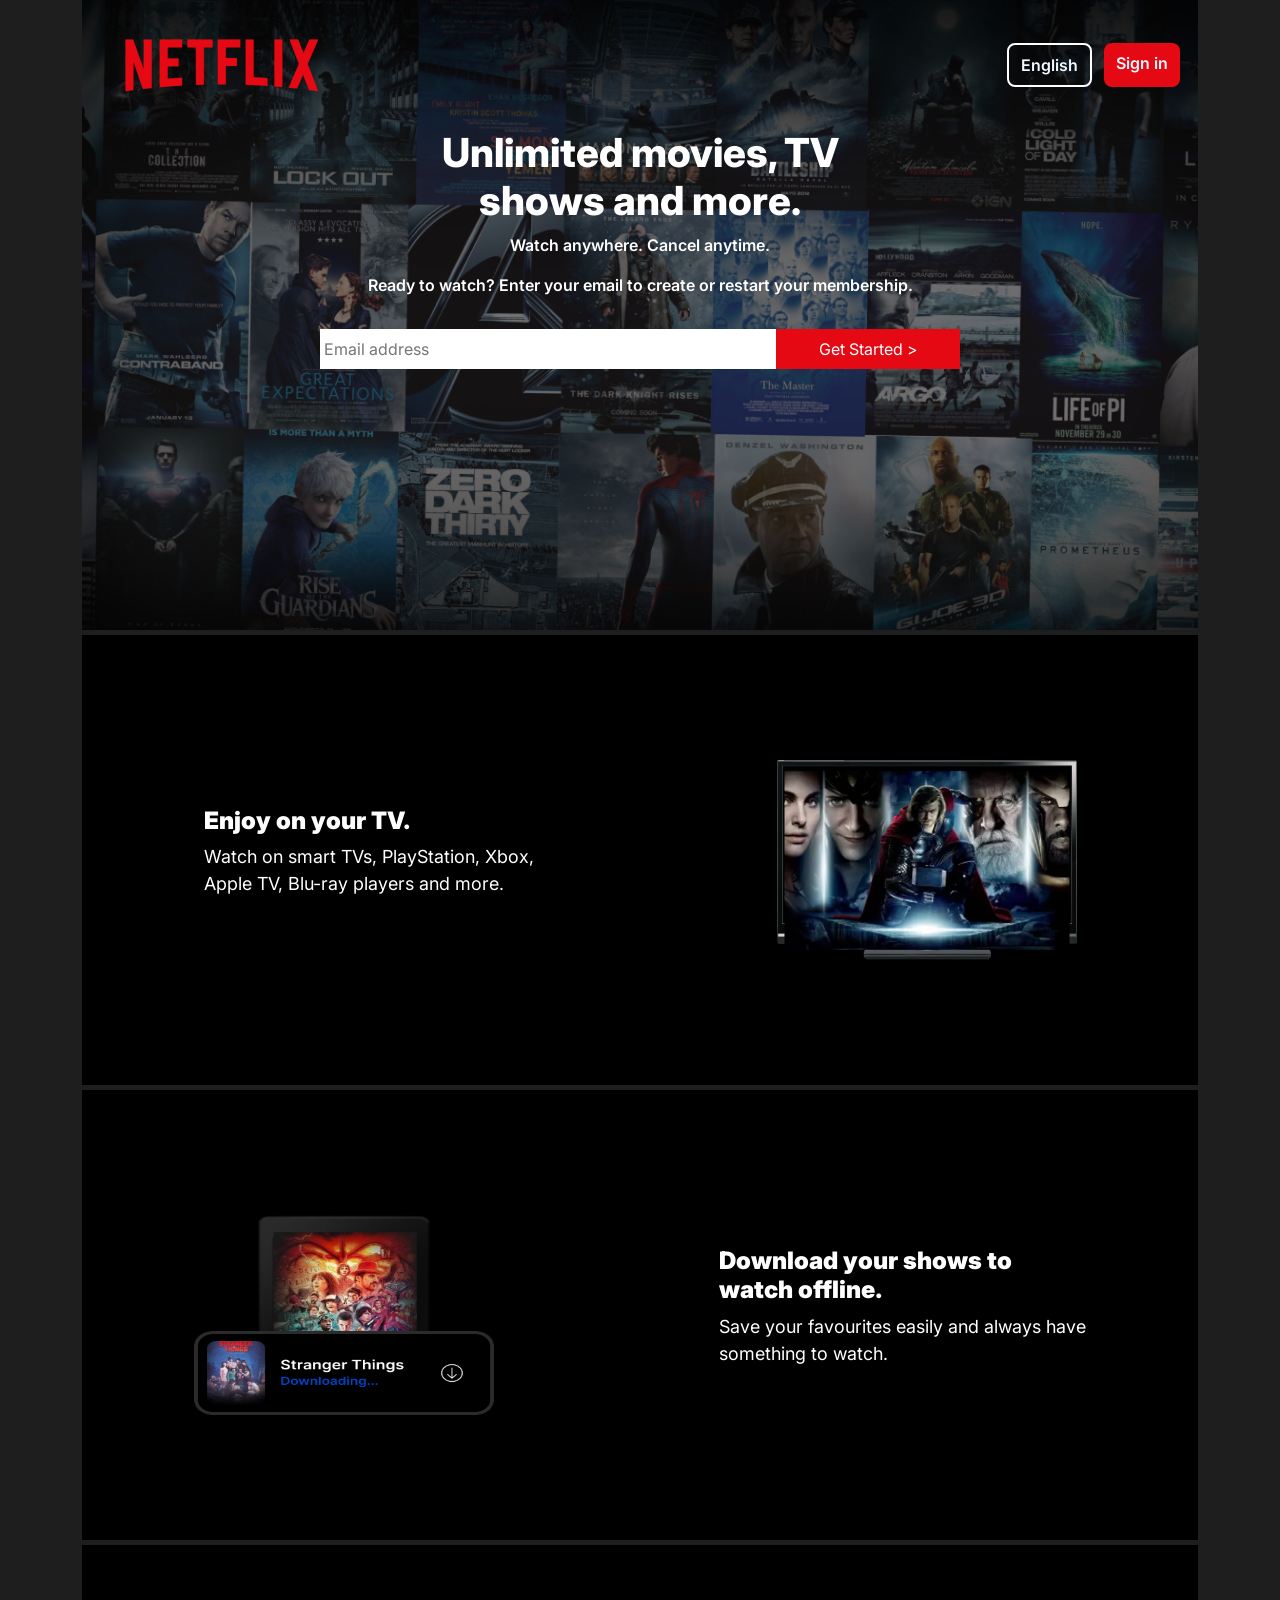
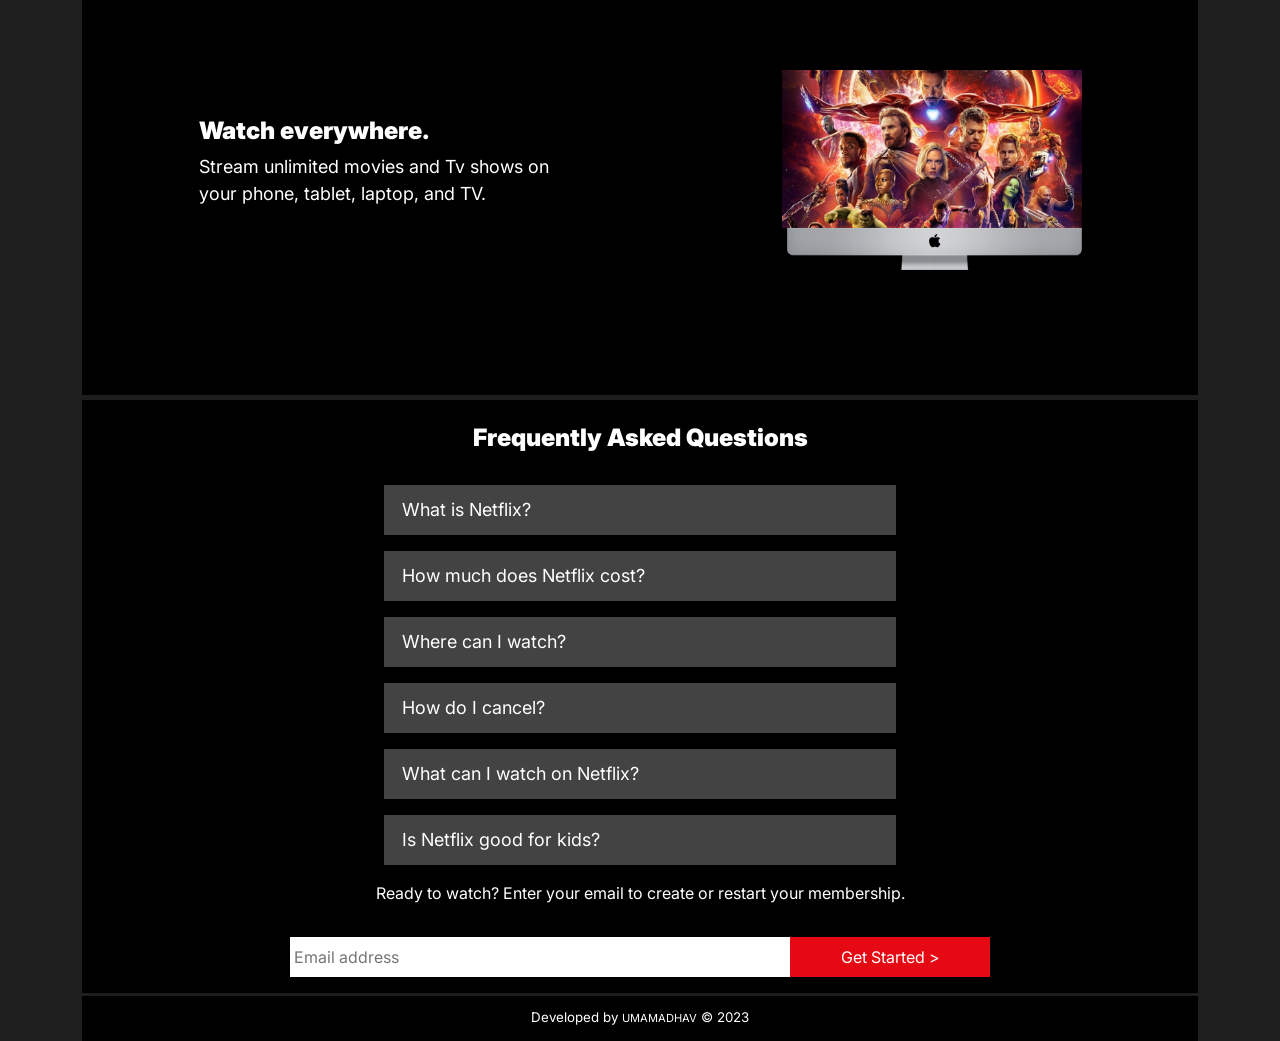
<file: index.html>
<!DOCTYPE html>
<html lang="en">
  <head>
    <meta charset="UTF-8" />
    <meta http-equiv="X-UA-Compatible" content="IE=edge" />
    <meta name="viewport" content="width=device-width, initial-scale=1.0" />
    <!-- favicon link  -->
    <link rel="shortcut icon" href="images/favicon.ico" type="image/x-icon" />
    <!-- css link -->
    <link rel="stylesheet" href="style.css" />
    <!-- Bootstrap link -->
    <link
      href="https://cdn.jsdelivr.net/npm/bootstrap@5.3.0-alpha1/dist/css/bootstrap.min.css"
      rel="stylesheet"
      integrity="sha384-GLhlTQ8iRABdZLl6O3oVMWSktQOp6b7In1Zl3/Jr59b6EGGoI1aFkw7cmDA6j6gD"
      crossorigin="anonymous"
    />
    <!-- google font link  -->
    <link rel="preconnect" href="https://fonts.googleapis.com" />
    <link rel="preconnect" href="https://fonts.gstatic.com" crossorigin />
    <link
      href="https://fonts.googleapis.com/css2?family=Inter:wght@400;700;800&display=swap"
      rel="stylesheet"
    />
    <title>my-netflix-clone</title>
  </head>
  <body style="background-color: #1e1e1e">
    <div class="container-md">
      <div class="main">
        <nav class="navbar navbar-expand-lg">
          <div class="container-fluid">
            <a class="navbar-brand" href="#"
              ><img src="images/Netflix logo.png" alt=""
            /></a>
            <button
              class="navbar-toggler"
              type="button"
              data-bs-toggle="collapse"
              data-bs-target="#navbarNav"
              aria-controls="navbarNav"
              aria-expanded="false"
              aria-label="Toggle navigation"
            >
              <span class="navbar-toggler-icon"></span>
            </button>
            <div class="collapse navbar-collapse" id="navbarNav">
              <ul class="navbar-nav">
                <li class="nav-item nav-item1">
                  <a class="nav-link" aria-current="page" href="#">English</a>
                </li>
                <li class="nav-item nav-item2">
                  <a class="nav-link" href="#">Sign in</a>
                </li>
              </ul>
            </div>
          </div>
        </nav>
        <div class="main-heading">
          <h1>Unlimited movies, TV <br />shows and more.</h1>
          <p>Watch anywhere. Cancel anytime.</p>
          <p>
            Ready to watch? Enter your email to create or restart your
            membership.
          </p>
          <form class="main-search" role="search">
            <input
              class="main-search-sub"
              type="search"
              placeholder="Email address"
              aria-label="Search"
            />
            <button class="main-btn" type="submit">Get Started ></button>
          </form>
        </div>
      </div>

      <div class="partition">
        <div class="partition-heading">
          <h2>Enjoy on your TV.</h2>
          <p>
            Watch on smart TVs, PlayStation, Xbox, <br />
            Apple TV, Blu-ray players and more.
          </p>
        </div>
        <div class="partition-img">
          <img src="images/Tv movie poster.png" alt="" />
        </div>
      </div>
      <div class="partition partition2">
        <div class="partition-heading">
          <h2>
            Download your shows to <br />
            watch offline.
          </h2>
          <p>
            Save your favourites easily and always have <br />
            something to watch.
          </p>
        </div>
        <div class="partition-img">
          <img src="images/Partition 2 image.png" alt="" />
        </div>
      </div>
      <div class="partition partition3">
        <div class="partition-heading">
          <h2>Watch everywhere.</h2>
          <p>
            Stream unlimited movies and Tv shows on <br />
            your phone, tablet, laptop, and TV.
          </p>
        </div>
        <div class="partition-img">
          <img src="images/Partition tv img.png" alt="" />
        </div>
      </div>
      <div class="faq">
        <h1>Frequently Asked Questions</h1>
        <p>
          <a
            class="btn-faq"
            data-bs-toggle="collapse"
            href="#collapseExample1"
            role="button"
            aria-expanded="false"
            aria-controls="collapseExample1"
          >
            What is Netflix?
          </a>
        </p>
        <div class="collapse" id="collapseExample1">
          <div class="card card-body1">
            Lorem ipsum dolor sit amet consectetur adipisicing elit. Qui et rem
            debitis, itaque ipsum a maxime quod consectetur vitae ipsam officia
            fugit temporibus, numquam officiis dicta sint, deleniti impedit
            tenetur?
          </div>
        </div>
        <p>
          <a
            class="btn-faq"
            data-bs-toggle="collapse"
            href="#collapseExample2"
            role="button"
            aria-expanded="false"
            aria-controls="collapseExample2"
          >
            How much does Netflix cost?
          </a>
        </p>
        <div class="collapse" id="collapseExample2">
          <div class="card card-body1">
            Lorem ipsum dolor sit amet consectetur adipisicing elit. Nostrum
            aliquam nam quia blanditiis a distinctio hic at voluptates dolorem
            autem?
          </div>
        </div>
        <p>
          <a
            class="btn-faq"
            data-bs-toggle="collapse"
            href="#collapseExample3"
            role="button"
            aria-expanded="false"
            aria-controls="collapseExample3"
          >
            Where can I watch?
          </a>
        </p>
        <div class="collapse" id="collapseExample3">
          <div class="card card-body1">
            Lorem ipsum, dolor sit amet consectetur adipisicing elit. Veniam
            porro error tempora eveniet et illum id reiciendis voluptatum, non
            magnam, veritatis consectetur quam molestiae eos.
          </div>
        </div>
        <p>
          <a
            class="btn-faq"
            data-bs-toggle="collapse"
            href="#collapseExample4"
            role="button"
            aria-expanded="false"
            aria-controls="collapseExample4"
          >
            How do I cancel?
          </a>
        </p>
        <div class="collapse" id="collapseExample4">
          <div class="card card-body1">
            Lorem ipsum dolor sit amet consectetur adipisicing elit. Illo
            asperiores nulla quae sequi unde atque. Laudantium ipsam, at maiores
            aspernatur earum qui, odio numquam voluptatum, laborum eum aliquid
            odit quam!
          </div>
        </div>
        <p>
          <a
            class="btn-faq"
            data-bs-toggle="collapse"
            href="#collapseExample5"
            role="button"
            aria-expanded="false"
            aria-controls="collapseExample5"
          >
            What can I watch on Netflix?
          </a>
        </p>
        <div class="collapse" id="collapseExample5">
          <div class="card card-body1">
            Lorem ipsum dolor sit amet consectetur adipisicing elit. Illo
            asperiores nulla quae sequi unde atque. Laudantium ipsam, at maiores
            aspernatur earum qui, odio numquam voluptatum, laborum eum aliquid
            odit quam!
          </div>
        </div>
        <p>
          <a
            class="btn-faq"
            data-bs-toggle="collapse"
            href="#collapseExample6"
            role="button"
            aria-expanded="false"
            aria-controls="collapseExample6"
          >
            Is Netflix good for kids?
          </a>
        </p>
        <div class="collapse" id="collapseExample6">
          <div class="card card-body1">
            Lorem ipsum dolor sit amet consectetur adipisicing elit. Illo
            asperiores nulla quae sequi unde atque. Laudantium ipsam, at maiores
            aspernatur earum qui, odio numquam voluptatum, laborum eum aliquid
            odit quam!
          </div>
        </div>
        <p>
          Ready to watch? Enter your email to create or restart your membership.
        </p>
        <form class="main-search main-search2" role="search">
          <input
            class="main-search-sub"
            type="search"
            placeholder="Email address"
            aria-label="Search"
          />
          <button class="main-btn" type="submit">Get Started ></button>
        </form>
      </div>
      <div class="fotter">
        <h3>Developed by <a href="#">UMAMADHAV</a> &copy; 2023</h3>
      </div>
    </div>
    <!-- bootstrap js link  -->
    <script
      src="https://cdn.jsdelivr.net/npm/bootstrap@5.3.0-alpha1/dist/js/bootstrap.bundle.min.js"
      integrity="sha384-w76AqPfDkMBDXo30jS1Sgez6pr3x5MlQ1ZAGC+nuZB+EYdgRZgiwxhTBTkF7CXvN"
      crossorigin="anonymous"
    ></script>
  </body>
</html>
</file>
<file: style.css>
* {
  font-family: "Inter", sans-serif;
}
.container-md {
  /* border: 2px solid red; */
  height: 100vh;
  padding: 0px;
}
.main {
  height: 70vh;
  width: 100%;
  /* border: 2px solid green; */
  margin-bottom: 5px;
  background-image: url(images/Header\ Background\ Img.png);
  background-position: center;
  background-size: cover;
  display: flex;
  flex-direction: column;
}
.collapse {
  justify-content: end;
}
.navbar-nav li {
  /* background-color: azure; */
  color: yellowgreen;
}
.nav-item1 {
  border: 2px solid white;
  margin: 6px;
  padding: 2px;
  border-radius: 8px;
  padding: 0px 4px;
}
.nav-item a {
  color: aliceblue;
  font-size: medium;
  font-weight: 600;
}
.nav-item2 {
  background-color: #e50914;
  border-radius: 8px;
  color: #e50914;
  margin: 6px;
  padding: 2px;
  padding: 0px 4px;
}
.main-heading {
  height: 300px;
  width: 50vw;
  /* border: 2px solid red; */
  display: flex;
  flex-direction: column;
  justify-items: center;
  align-items: center;
  align-self: center;
}
.main-heading h1 {
  text-align: center;
  font-weight: 800;
  color: white;
}
.main-heading p {
  text-align: center;
  color: white;
  font-weight: 600;
}
.main-search {
  /* border: 2px solid red; */
  width: 100%;
  display: flex;
  justify-content: center;
  padding: 0%;
  margin: 0%;
}
.navbar-toggler{
  background-color: white !important;
}
.navbar-toggler-icon{
  color: #fff !important;
}
.main-search-sub {
  width: 500px;
  border: 2px solid white;
  height: 40px;
}
.main-btn {
  background-color: #e50914;
  color: white;
  font-weight: 400;
  border: 2px solid #e50914;
  width: 200px;
  height: 40px;
}

.partition {
  height: 50vh;
  width: 100%;
  /* border: 2px solid green; */
  background-color: black;
  display: flex;
  flex-wrap: wrap;
  justify-content: space-around;
  align-items: center;
  margin-bottom: 5px;
}
.partition-heading h2 {
  color: white;
  font-size: x-large;
  font-weight: 900;
}
.partition-heading p {
  color: white;
  font-size: large;
  font-weight: 400;
}
.partition-img img {
  width: 300px;
  height: 200px;
}
.partition2 {
  flex-direction: row-reverse;
}
.faq {
  /* height: 70vh; */
  margin-bottom: 3px;
  background-color: black;
  display: flex;
  flex-direction: column;
  justify-content: flex-start;
  align-items: center;
  /* border: 2px solid red; */
}
.faq h1 {
  padding: 1em;
  color: white;
  font-size: x-large;
  font-weight: 900;
}
.btn-faq {
  background-color: #434343;
  height: 50px;
  width: 40vw;
  display: flex;
  color: white;
  text-decoration: none;
  text-align: center;
  padding-left: 1em;
  align-items: center;
  font-size: large;
  font-weight: 400;
}
.card-body1 {
  width: 40vw;
  border-radius: 0%;
}
.card {
  background-color: #434343 !important;
  color: #fff !important;
  padding: 0.5em;
  margin: 0.2em;
}
.faq p {
  color: white;
}
.main-search{
  margin: 1em;
}
.fotter{
  height: 5vh;
  /* border: 2px solid red; */
  background-color: black;
}
.fotter h3{
  text-align: center;
  color: white;
  font-size: smaller;
  font-weight: 400;
  padding: 1em;
}
.fotter a{
  color: white;
  text-decoration: none;
  font-size: smaller;
  font-weight: 400;
}

@media only screen and (max-width: 992px){
  .navbar-brand img{
    width: 50px;
    height: 25px;
  }
  .main {
    height: 50vh;
  }
  .main-heading h1 {
    text-align: center;
    font-weight: 600;
    color: white;
    font-size: medium;
  }
  .main-heading{
    width: 100%;
    padding: 1em;
    align-items: center;
    justify-content: center;
  }
  .main-heading p {
    text-align: center;
    color: white;
    font-weight: 600;
    font-size: small;
    margin: 1px;
  }
  /* .main-search {
    border: 2px solid red;
    width: 10px;
    display: flex;
    padding: 0%;
    margin: 0%;
  } */
  .main-search-sub {
    margin: 0%;
    width: 250%;
    height: 40px;
  }
  .main-btn {
    color: white;
    font-weight: 400;
    width: 150%;
    height: 40px;
    font-size: x-small;
  }
  ::placeholder{
    font-weight: 400;
    font-size: small;
  }
  .partition {
    height: 32vh;
    align-items: center;
    justify-content: center;
    flex-direction: column;
    text-align: center;
  }
  .partition-heading h2 {
    font-size: small;
    font-weight: 900;
  }
  .partition-heading p {
    color: white;
    font-size: small;
    font-weight: 400;
  }
  .partition-img img {
    width: 150px;
    height: 100px;
  }
  .faq h1{
    text-align: center;
    font-size: medium;
    font-weight: 800;
  }
  .btn-faq {
    height: 50px;
    width: 300px;
  }
  .card-body1 {
    width: 300px;
  }
  .faq p {
    font-size: small;
    font-weight: 500;
    text-align: center;
  }
  .main-search2{
    padding: 1em;
  }

}
</file>
